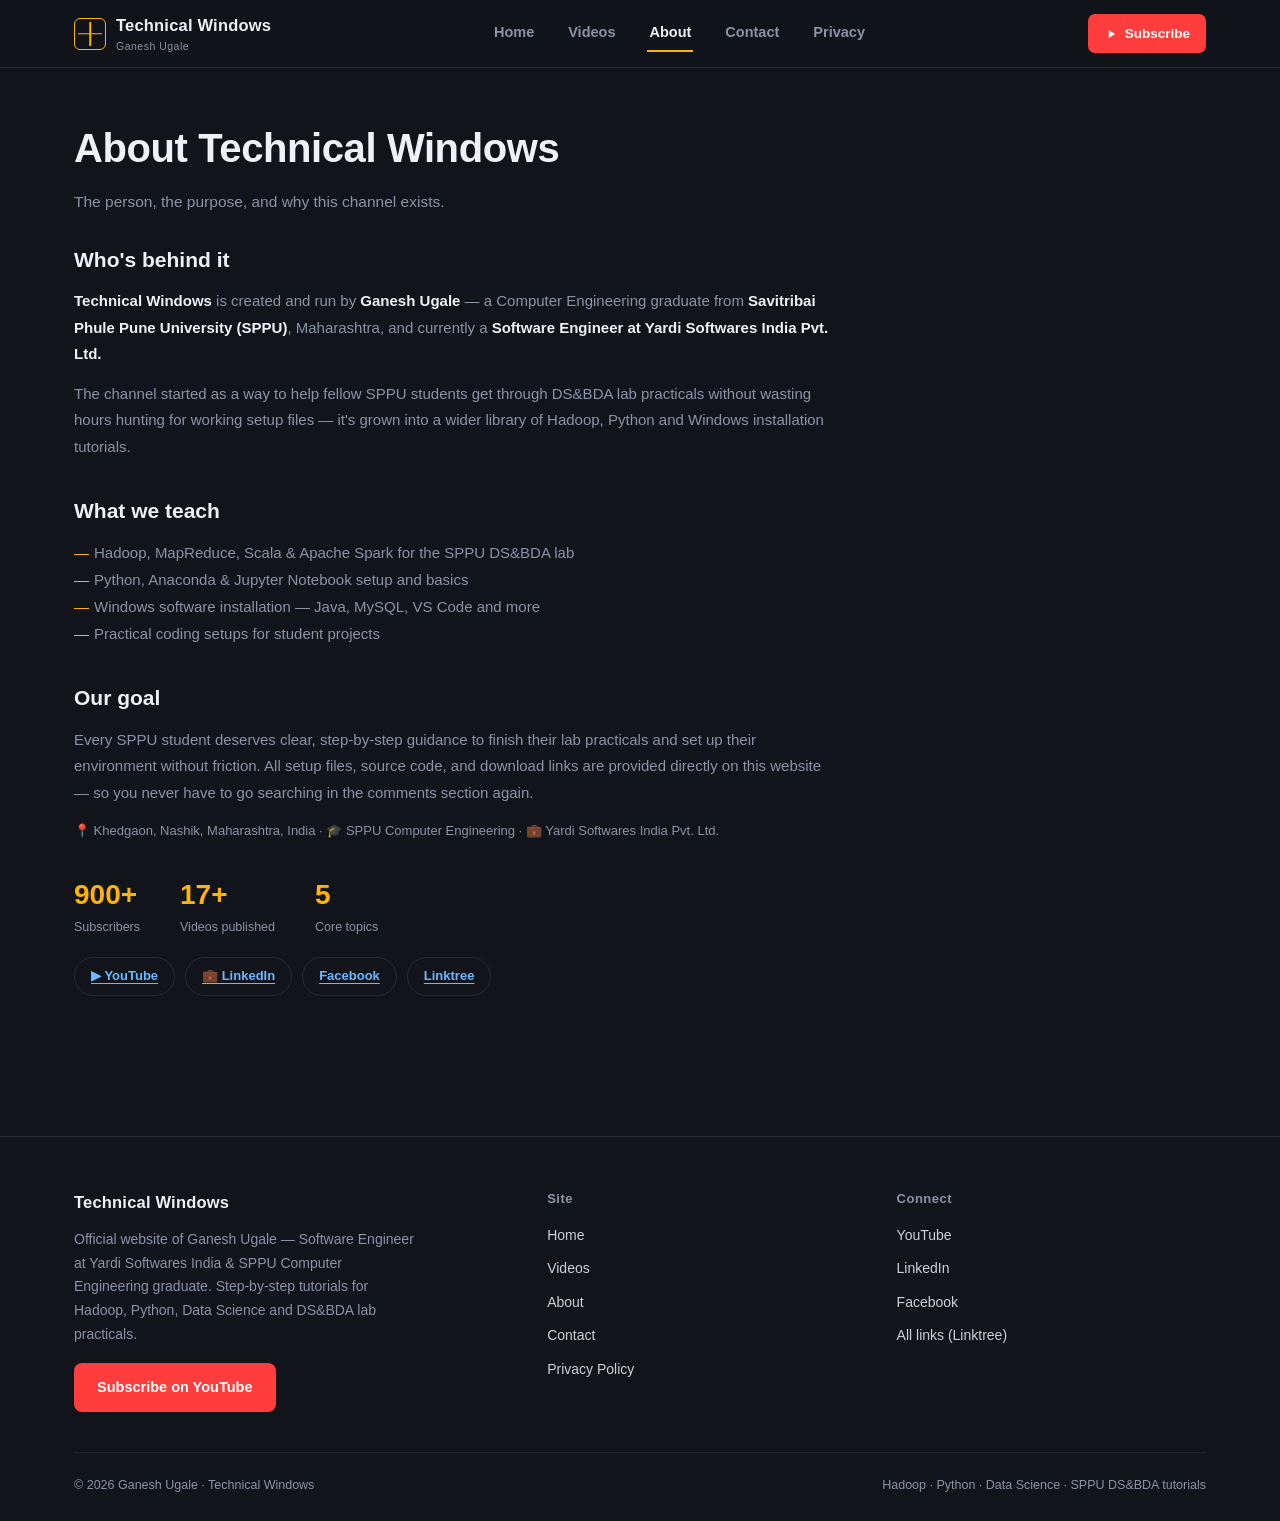
<file: about.html>
<!DOCTYPE html>
<html lang="en">
<head>
<meta charset="UTF-8"/>
<meta name="viewport" content="width=device-width, initial-scale=1.0"/>
<title>About Ganesh Ugale | Technical Windows</title>
<meta name="description" content="Meet Ganesh Ugale, Software Engineer at Yardi Softwares India and SPPU Computer Engineering graduate — creator of the Technical Windows YouTube channel and tutorial hub."/>
<meta name="keywords" content="Ganesh Ugale, Ganesh Ugale Nashik, Technical Windows about, SPPU Computer Engineering graduate, Yardi Softwares Software Engineer"/>
<meta name="robots" content="index, follow"/>
<link rel="canonical" href="https://technicalwindows.com/about.html"/>
<meta name="theme-color" content="#12141c"/>
<meta property="og:type" content="profile"/>
<meta property="og:url" content="https://technicalwindows.com/about.html"/>
<meta property="og:title" content="About Ganesh Ugale | Technical Windows"/>
<meta property="og:description" content="Software Engineer at Yardi Softwares India, SPPU Computer Engineering graduate, and creator of Technical Windows."/>
<meta name="twitter:card" content="summary"/>

<script type="application/ld+json">
{
  "@context": "https://schema.org",
  "@type": "Person",
  "name": "Ganesh Ugale",
  "url": "https://technicalwindows.com/about.html",
  "jobTitle": "Software Engineer",
  "worksFor": { "@type": "Organization", "name": "Yardi Softwares India Pvt. Ltd." },
  "alumniOf": { "@type": "CollegeOrUniversity", "name": "Savitribai Phule Pune University (SPPU)" },
  "address": { "@type": "PostalAddress", "addressLocality": "Nashik", "addressRegion": "Maharashtra", "addressCountry": "IN" },
  "sameAs": [
    "https://www.youtube.com/@technicalwindows47",
    "https://www.linkedin.com/in/ganesh-ugale-3262a92a5",
    "https://www.facebook.com/Ganesh47official",
    "https://linktr.ee/ganesh_ugale"
  ]
}
</script>

<meta http-equiv="Content-Security-Policy" content="default-src 'self'; img-src 'self' https://i.ytimg.com https://img.youtube.com data:; style-src 'self' 'unsafe-inline' https://fonts.googleapis.com; font-src https://fonts.gstatic.com; script-src 'self'; connect-src 'self'; base-uri 'self'; form-action 'self'; frame-ancestors 'none';">

<link rel="preconnect" href="https://fonts.googleapis.com">
<link rel="preconnect" href="https://fonts.gstatic.com" crossorigin>
<link href="https://fonts.googleapis.com/css2?family=Sora:wght@600;700&family=Inter:wght@400;500;600;700&display=swap" rel="stylesheet">
<link rel="stylesheet" href="css/style.css"/>
</head>
<body>
<a href="#main" class="skip-link">Skip to content</a>

<header class="site-header">
  <div class="container nav-row">
    <a href="index.html" class="brand">
      <span class="brand-mark" aria-hidden="true"></span>
      <span class="brand-word">Technical Windows<small>Ganesh Ugale</small></span>
    </a>
    <nav class="nav-links" aria-label="Primary">
      <a href="index.html">Home</a>
      <a href="videos.html">Videos</a>
      <a href="about.html">About</a>
      <a href="contact.html">Contact</a>
      <a href="privacy.html">Privacy</a>
    </nav>
    <a href="https://www.youtube.com/@technicalwindows47" target="_blank" rel="noopener noreferrer" class="nav-cta">
      <svg width="14" height="14" viewBox="0 0 24 24" fill="currentColor"><path d="M8 5v14l11-7z"/></svg>
      Subscribe
    </a>
    <button class="menu-toggle" id="menuToggle" aria-label="Toggle menu" aria-expanded="false">
      <span></span><span></span><span></span>
    </button>
  </div>
</header>
<div class="mobile-panel" id="mobilePanel">
  <a href="index.html">Home</a>
  <a href="videos.html">Videos</a>
  <a href="about.html">About</a>
  <a href="contact.html">Contact</a>
  <a href="privacy.html">Privacy</a>
  <a href="https://www.youtube.com/@technicalwindows47" target="_blank" rel="noopener noreferrer" class="nav-cta">Subscribe on YouTube</a>
</div>

<main id="main">
  <section class="page-hero">
    <div class="container">
      <h1>About Technical Windows</h1>
      <p>The person, the purpose, and why this channel exists.</p>
    </div>
  </section>

  <section class="section" style="padding-top:8px;">
    <div class="container"><div class="prose">
      <h2>Who's behind it</h2>
      <p><strong>Technical Windows</strong> is created and run by <strong>Ganesh Ugale</strong> — a Computer Engineering graduate from <strong>Savitribai Phule Pune University (SPPU)</strong>, Maharashtra, and currently a <strong>Software Engineer at Yardi Softwares India Pvt. Ltd.</strong></p>
      <p>The channel started as a way to help fellow SPPU students get through DS&amp;BDA lab practicals without wasting hours hunting for working setup files — it's grown into a wider library of Hadoop, Python and Windows installation tutorials.</p>

      <h2>What we teach</h2>
      <ul>
        <li>Hadoop, MapReduce, Scala &amp; Apache Spark for the SPPU DS&amp;BDA lab</li>
        <li>Python, Anaconda &amp; Jupyter Notebook setup and basics</li>
        <li>Windows software installation — Java, MySQL, VS Code and more</li>
        <li>Practical coding setups for student projects</li>
      </ul>

      <h2>Our goal</h2>
      <p>Every SPPU student deserves clear, step-by-step guidance to finish their lab practicals and set up their environment without friction. All setup files, source code, and download links are provided directly on this website — so you never have to go searching in the comments section again.</p>
      <p style="font-size:13px;">📍 Khedgaon, Nashik, Maharashtra, India · 🎓 SPPU Computer Engineering · 💼 Yardi Softwares India Pvt. Ltd.</p>

      <div class="stat-strip">
        <div><div class="n">900+</div><div class="l">Subscribers</div></div>
        <div><div class="n">17+</div><div class="l">Videos published</div></div>
        <div><div class="n">5</div><div class="l">Core topics</div></div>
      </div>

      <div class="social-row">
        <a class="social-pill" href="https://www.youtube.com/@technicalwindows47" target="_blank" rel="noopener noreferrer">▶ YouTube</a>
        <a class="social-pill" href="https://www.linkedin.com/in/ganesh-ugale-3262a92a5" target="_blank" rel="noopener noreferrer">💼 LinkedIn</a>
        <a class="social-pill" href="https://www.facebook.com/Ganesh47official" target="_blank" rel="noopener noreferrer">Facebook</a>
        <a class="social-pill" href="https://linktr.ee/ganesh_ugale" target="_blank" rel="noopener noreferrer">Linktree</a>
      </div>
    </div></div>
  </section>
</main>

<footer class="site-footer">
  <div class="container">
    <div class="footer-grid">
      <div class="footer-brand">
        <span class="brand-word">Technical Windows</span>
        <p>Official website of Ganesh Ugale — Software Engineer at Yardi Softwares India &amp; SPPU Computer Engineering graduate. Step-by-step tutorials for Hadoop, Python, Data Science and DS&amp;BDA lab practicals.</p>
        <a href="https://www.youtube.com/@technicalwindows47" target="_blank" rel="noopener noreferrer" class="btn btn-yt">Subscribe on YouTube</a>
      </div>
      <div class="footer-col">
        <h4>Site</h4>
        <a href="index.html">Home</a>
        <a href="videos.html">Videos</a>
        <a href="about.html">About</a>
        <a href="contact.html">Contact</a>
        <a href="privacy.html">Privacy Policy</a>
      </div>
      <div class="footer-col">
        <h4>Connect</h4>
        <a href="https://www.youtube.com/@technicalwindows47" target="_blank" rel="noopener noreferrer">YouTube</a>
        <a href="https://www.linkedin.com/in/ganesh-ugale-3262a92a5" target="_blank" rel="noopener noreferrer">LinkedIn</a>
        <a href="https://www.facebook.com/Ganesh47official" target="_blank" rel="noopener noreferrer">Facebook</a>
        <a href="https://linktr.ee/ganesh_ugale" target="_blank" rel="noopener noreferrer">All links (Linktree)</a>
      </div>
    </div>
    <div class="footer-bottom">
      <span>© 2026 Ganesh Ugale · Technical Windows</span>
      <span>Hadoop · Python · Data Science · SPPU DS&amp;BDA tutorials</span>
    </div>
  </div>
</footer>

<button class="scroll-top" id="scrollTop" aria-label="Scroll to top">
  <svg width="18" height="18" viewBox="0 0 24 24" fill="none" stroke="currentColor" stroke-width="2.4"><path d="M12 19V5M5 12l7-7 7 7"/></svg>
</button>

<script src="js/main.js"></script>
</body>
</html>
</file>
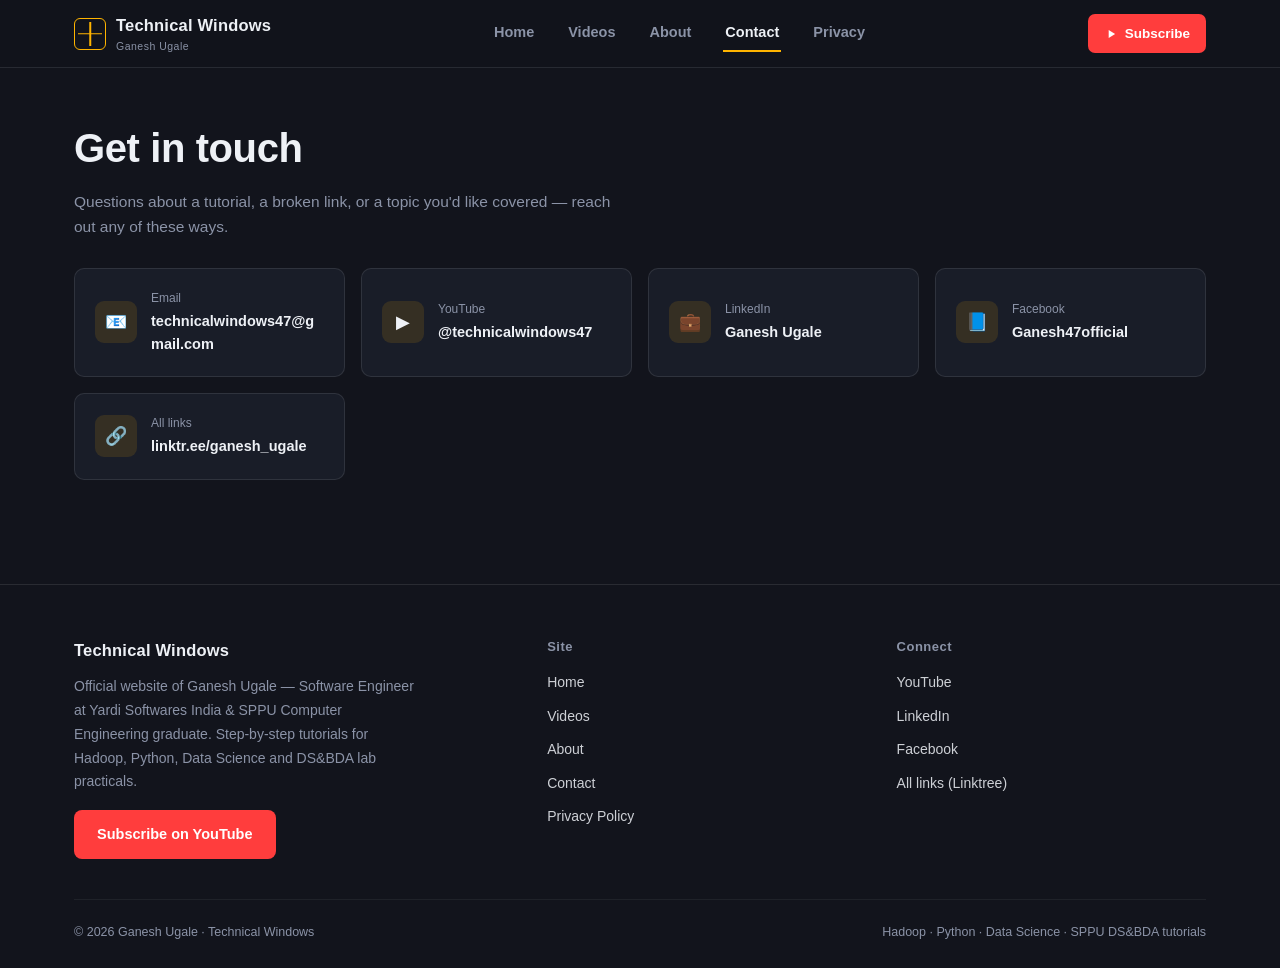
<file: contact.html>
<!DOCTYPE html>
<html lang="en">
<head>
<meta charset="UTF-8"/>
<meta name="viewport" content="width=device-width, initial-scale=1.0"/>
<title>Contact | Technical Windows</title>
<meta name="description" content="Get in touch with Ganesh Ugale — Technical Windows YouTube channel. Email, YouTube, LinkedIn, Facebook and Linktree."/>
<meta name="robots" content="index, follow"/>
<link rel="canonical" href="https://technicalwindows.com/contact.html"/>
<meta name="theme-color" content="#12141c"/>
<meta property="og:type" content="website"/>
<meta property="og:url" content="https://technicalwindows.com/contact.html"/>
<meta property="og:title" content="Contact | Technical Windows"/>
<meta property="og:description" content="Reach Ganesh Ugale via email, YouTube, LinkedIn or Facebook."/>
<meta name="twitter:card" content="summary"/>

<meta http-equiv="Content-Security-Policy" content="default-src 'self'; img-src 'self' https://i.ytimg.com https://img.youtube.com data:; style-src 'self' 'unsafe-inline' https://fonts.googleapis.com; font-src https://fonts.gstatic.com; script-src 'self'; connect-src 'self'; base-uri 'self'; form-action 'self'; frame-ancestors 'none';">

<link rel="preconnect" href="https://fonts.googleapis.com">
<link rel="preconnect" href="https://fonts.gstatic.com" crossorigin>
<link href="https://fonts.googleapis.com/css2?family=Sora:wght@600;700&family=Inter:wght@400;500;600;700&display=swap" rel="stylesheet">
<link rel="stylesheet" href="css/style.css"/>
</head>
<body>
<a href="#main" class="skip-link">Skip to content</a>

<header class="site-header">
  <div class="container nav-row">
    <a href="index.html" class="brand">
      <span class="brand-mark" aria-hidden="true"></span>
      <span class="brand-word">Technical Windows<small>Ganesh Ugale</small></span>
    </a>
    <nav class="nav-links" aria-label="Primary">
      <a href="index.html">Home</a>
      <a href="videos.html">Videos</a>
      <a href="about.html">About</a>
      <a href="contact.html">Contact</a>
      <a href="privacy.html">Privacy</a>
    </nav>
    <a href="https://www.youtube.com/@technicalwindows47" target="_blank" rel="noopener noreferrer" class="nav-cta">
      <svg width="14" height="14" viewBox="0 0 24 24" fill="currentColor"><path d="M8 5v14l11-7z"/></svg>
      Subscribe
    </a>
    <button class="menu-toggle" id="menuToggle" aria-label="Toggle menu" aria-expanded="false">
      <span></span><span></span><span></span>
    </button>
  </div>
</header>
<div class="mobile-panel" id="mobilePanel">
  <a href="index.html">Home</a>
  <a href="videos.html">Videos</a>
  <a href="about.html">About</a>
  <a href="contact.html">Contact</a>
  <a href="privacy.html">Privacy</a>
  <a href="https://www.youtube.com/@technicalwindows47" target="_blank" rel="noopener noreferrer" class="nav-cta">Subscribe on YouTube</a>
</div>

<main id="main">
  <section class="page-hero">
    <div class="container">
      <h1>Get in touch</h1>
      <p>Questions about a tutorial, a broken link, or a topic you'd like covered — reach out any of these ways.</p>
    </div>
  </section>

  <section class="section" style="padding-top:8px;">
    <div class="container">
      <div class="contact-grid">
        <a href="mailto:technicalwindows47@gmail.com" class="contact-card">
          <span class="contact-icon">📧</span>
          <span class="contact-text"><span class="contact-label">Email</span><span class="contact-value">technicalwindows47@gmail.com</span></span>
        </a>
        <a href="https://www.youtube.com/@technicalwindows47" target="_blank" rel="noopener noreferrer" class="contact-card">
          <span class="contact-icon">▶</span>
          <span class="contact-text"><span class="contact-label">YouTube</span><span class="contact-value">@technicalwindows47</span></span>
        </a>
        <a href="https://www.linkedin.com/in/ganesh-ugale-3262a92a5" target="_blank" rel="noopener noreferrer" class="contact-card">
          <span class="contact-icon">💼</span>
          <span class="contact-text"><span class="contact-label">LinkedIn</span><span class="contact-value">Ganesh Ugale</span></span>
        </a>
        <a href="https://www.facebook.com/Ganesh47official" target="_blank" rel="noopener noreferrer" class="contact-card">
          <span class="contact-icon">📘</span>
          <span class="contact-text"><span class="contact-label">Facebook</span><span class="contact-value">Ganesh47official</span></span>
        </a>
        <a href="https://linktr.ee/ganesh_ugale" target="_blank" rel="noopener noreferrer" class="contact-card">
          <span class="contact-icon">🔗</span>
          <span class="contact-text"><span class="contact-label">All links</span><span class="contact-value">linktr.ee/ganesh_ugale</span></span>
        </a>
      </div>
    </div>
  </section>
</main>

<footer class="site-footer">
  <div class="container">
    <div class="footer-grid">
      <div class="footer-brand">
        <span class="brand-word">Technical Windows</span>
        <p>Official website of Ganesh Ugale — Software Engineer at Yardi Softwares India &amp; SPPU Computer Engineering graduate. Step-by-step tutorials for Hadoop, Python, Data Science and DS&amp;BDA lab practicals.</p>
        <a href="https://www.youtube.com/@technicalwindows47" target="_blank" rel="noopener noreferrer" class="btn btn-yt">Subscribe on YouTube</a>
      </div>
      <div class="footer-col">
        <h4>Site</h4>
        <a href="index.html">Home</a>
        <a href="videos.html">Videos</a>
        <a href="about.html">About</a>
        <a href="contact.html">Contact</a>
        <a href="privacy.html">Privacy Policy</a>
      </div>
      <div class="footer-col">
        <h4>Connect</h4>
        <a href="https://www.youtube.com/@technicalwindows47" target="_blank" rel="noopener noreferrer">YouTube</a>
        <a href="https://www.linkedin.com/in/ganesh-ugale-3262a92a5" target="_blank" rel="noopener noreferrer">LinkedIn</a>
        <a href="https://www.facebook.com/Ganesh47official" target="_blank" rel="noopener noreferrer">Facebook</a>
        <a href="https://linktr.ee/ganesh_ugale" target="_blank" rel="noopener noreferrer">All links (Linktree)</a>
      </div>
    </div>
    <div class="footer-bottom">
      <span>© 2026 Ganesh Ugale · Technical Windows</span>
      <span>Hadoop · Python · Data Science · SPPU DS&amp;BDA tutorials</span>
    </div>
  </div>
</footer>

<button class="scroll-top" id="scrollTop" aria-label="Scroll to top">
  <svg width="18" height="18" viewBox="0 0 24 24" fill="none" stroke="currentColor" stroke-width="2.4"><path d="M12 19V5M5 12l7-7 7 7"/></svg>
</button>

<script src="js/main.js"></script>
</body>
</html>
</file>
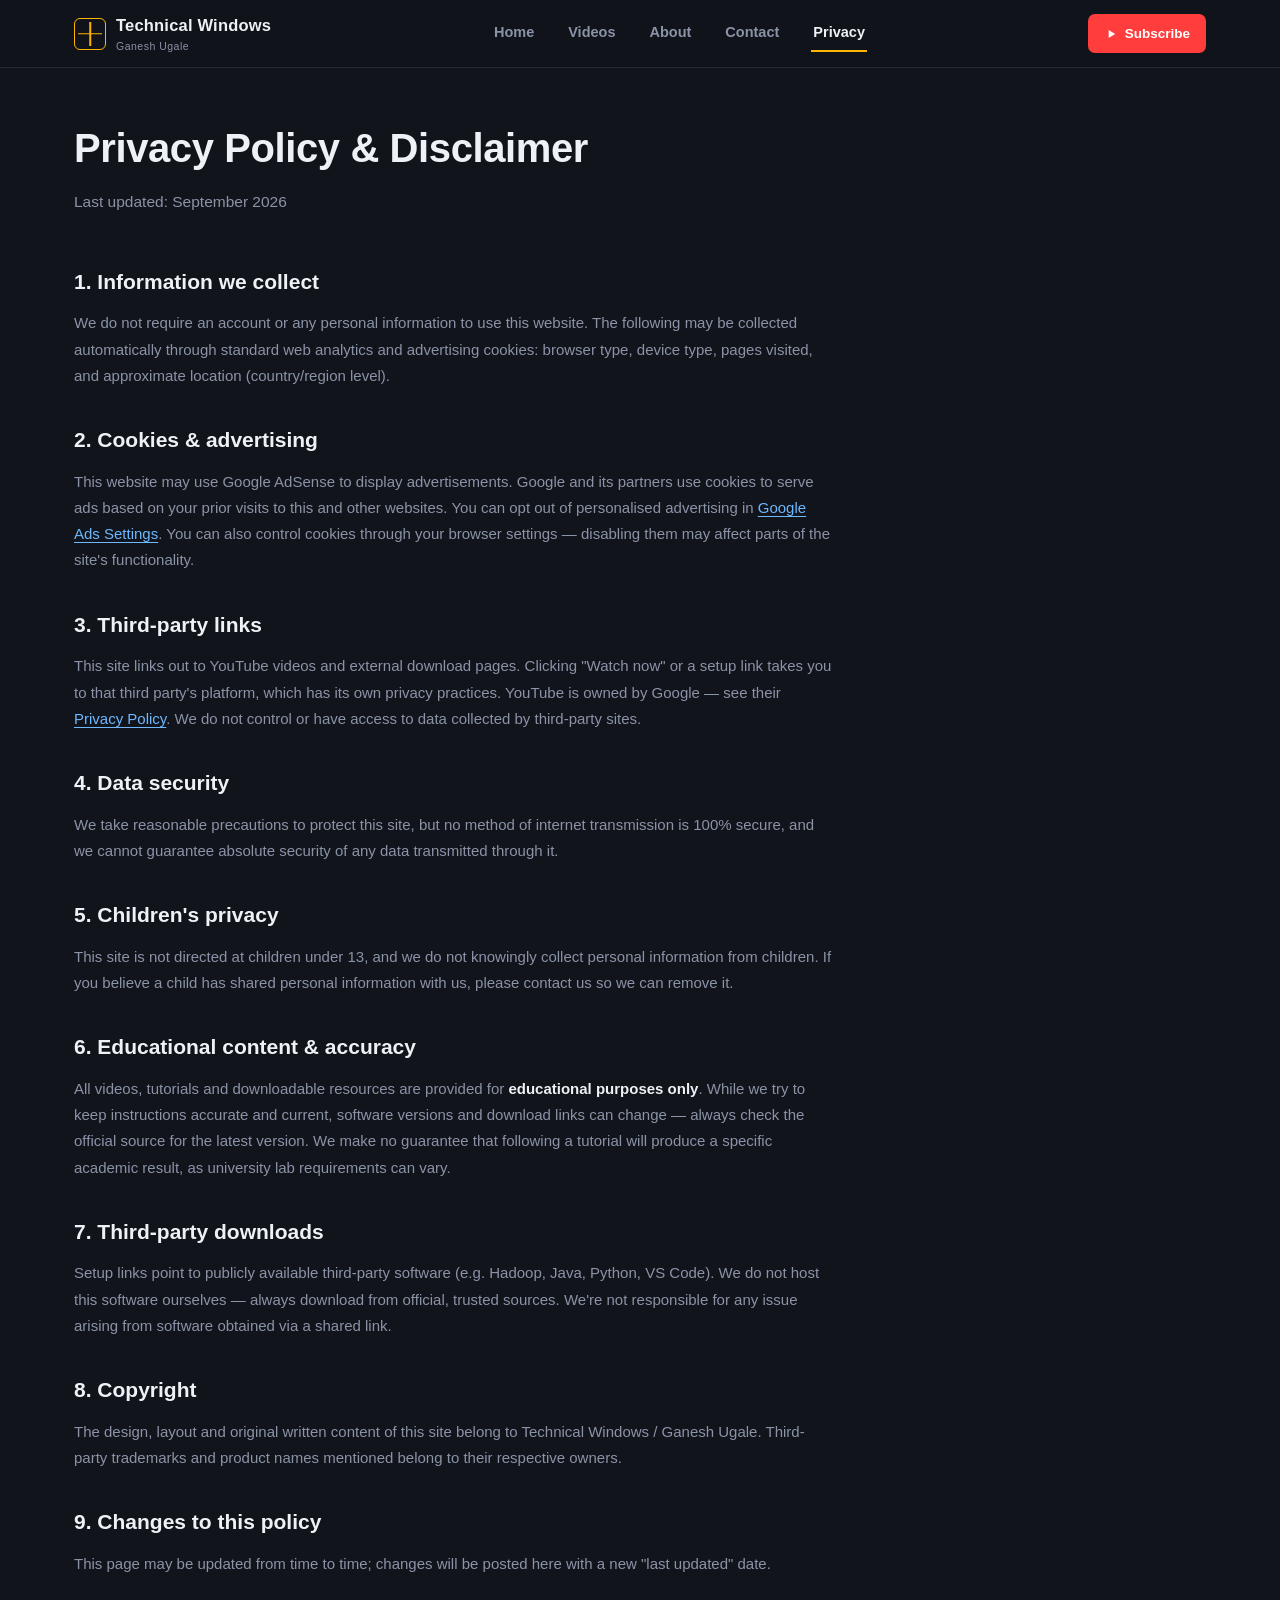
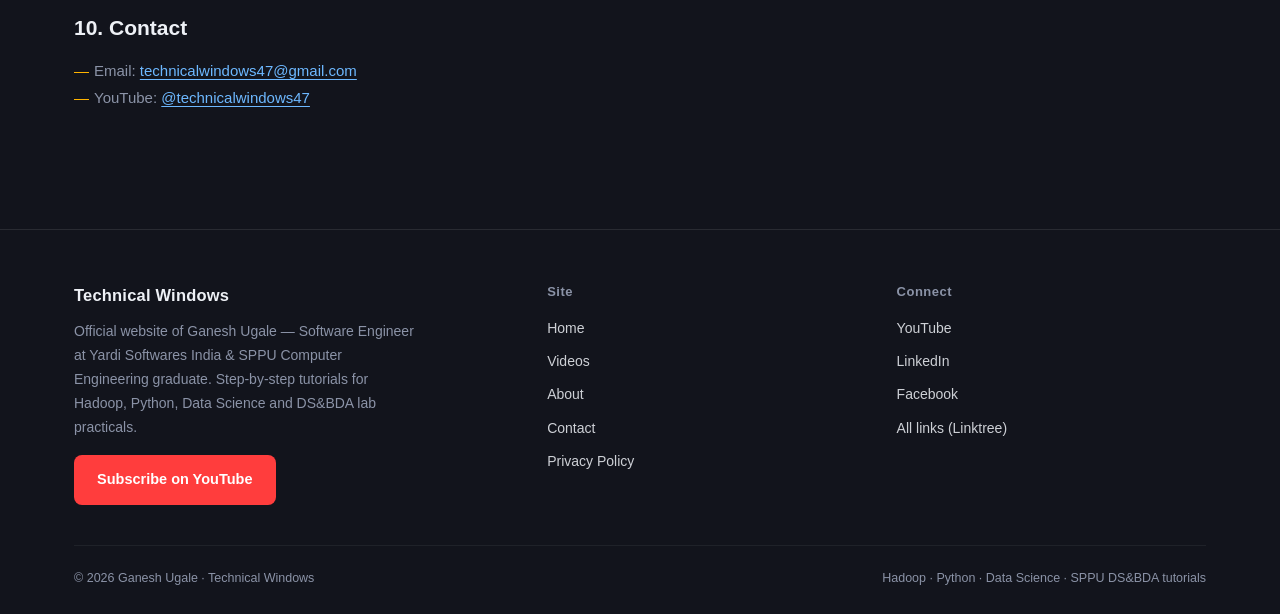
<file: privacy.html>
<!DOCTYPE html>
<html lang="en">
<head>
<meta charset="UTF-8"/>
<meta name="viewport" content="width=device-width, initial-scale=1.0"/>
<title>Privacy Policy | Technical Windows</title>
<meta name="description" content="Privacy Policy and Disclaimer for Technical Windows — what data is collected, how cookies and advertising are used, and terms for the tutorials on this website."/>
<meta name="robots" content="index, follow"/>
<link rel="canonical" href="https://technicalwindows.com/privacy.html"/>
<meta name="theme-color" content="#12141c"/>
<meta property="og:type" content="website"/>
<meta property="og:url" content="https://technicalwindows.com/privacy.html"/>
<meta property="og:title" content="Privacy Policy | Technical Windows"/>
<meta name="twitter:card" content="summary"/>

<meta http-equiv="Content-Security-Policy" content="default-src 'self'; img-src 'self' https://i.ytimg.com https://img.youtube.com data:; style-src 'self' 'unsafe-inline' https://fonts.googleapis.com; font-src https://fonts.gstatic.com; script-src 'self'; connect-src 'self'; base-uri 'self'; form-action 'self'; frame-ancestors 'none';">

<link rel="preconnect" href="https://fonts.googleapis.com">
<link rel="preconnect" href="https://fonts.gstatic.com" crossorigin>
<link href="https://fonts.googleapis.com/css2?family=Sora:wght@600;700&family=Inter:wght@400;500;600;700&display=swap" rel="stylesheet">
<link rel="stylesheet" href="css/style.css"/>
</head>
<body>
<a href="#main" class="skip-link">Skip to content</a>

<header class="site-header">
  <div class="container nav-row">
    <a href="index.html" class="brand">
      <span class="brand-mark" aria-hidden="true"></span>
      <span class="brand-word">Technical Windows<small>Ganesh Ugale</small></span>
    </a>
    <nav class="nav-links" aria-label="Primary">
      <a href="index.html">Home</a>
      <a href="videos.html">Videos</a>
      <a href="about.html">About</a>
      <a href="contact.html">Contact</a>
      <a href="privacy.html">Privacy</a>
    </nav>
    <a href="https://www.youtube.com/@technicalwindows47" target="_blank" rel="noopener noreferrer" class="nav-cta">
      <svg width="14" height="14" viewBox="0 0 24 24" fill="currentColor"><path d="M8 5v14l11-7z"/></svg>
      Subscribe
    </a>
    <button class="menu-toggle" id="menuToggle" aria-label="Toggle menu" aria-expanded="false">
      <span></span><span></span><span></span>
    </button>
  </div>
</header>
<div class="mobile-panel" id="mobilePanel">
  <a href="index.html">Home</a>
  <a href="videos.html">Videos</a>
  <a href="about.html">About</a>
  <a href="contact.html">Contact</a>
  <a href="privacy.html">Privacy</a>
  <a href="https://www.youtube.com/@technicalwindows47" target="_blank" rel="noopener noreferrer" class="nav-cta">Subscribe on YouTube</a>
</div>

<main id="main">
  <section class="page-hero">
    <div class="container">
      <h1>Privacy Policy &amp; Disclaimer</h1>
      <p class="updated-note">Last updated: September 2026</p>
    </div>
  </section>

  <section class="section" style="padding-top:0;">
    <div class="container"><div class="prose">
      <h2>1. Information we collect</h2>
      <p>We do not require an account or any personal information to use this website. The following may be collected automatically through standard web analytics and advertising cookies: browser type, device type, pages visited, and approximate location (country/region level).</p>

      <h2>2. Cookies &amp; advertising</h2>
      <p>This website may use Google AdSense to display advertisements. Google and its partners use cookies to serve ads based on your prior visits to this and other websites. You can opt out of personalised advertising in <a href="https://www.google.com/settings/ads" target="_blank" rel="noopener noreferrer">Google Ads Settings</a>. You can also control cookies through your browser settings — disabling them may affect parts of the site's functionality.</p>

      <h2>3. Third-party links</h2>
      <p>This site links out to YouTube videos and external download pages. Clicking "Watch now" or a setup link takes you to that third party's platform, which has its own privacy practices. YouTube is owned by Google — see their <a href="https://policies.google.com/privacy" target="_blank" rel="noopener noreferrer">Privacy Policy</a>. We do not control or have access to data collected by third-party sites.</p>

      <h2>4. Data security</h2>
      <p>We take reasonable precautions to protect this site, but no method of internet transmission is 100% secure, and we cannot guarantee absolute security of any data transmitted through it.</p>

      <h2>5. Children's privacy</h2>
      <p>This site is not directed at children under 13, and we do not knowingly collect personal information from children. If you believe a child has shared personal information with us, please contact us so we can remove it.</p>

      <h2>6. Educational content &amp; accuracy</h2>
      <p>All videos, tutorials and downloadable resources are provided for <strong>educational purposes only</strong>. While we try to keep instructions accurate and current, software versions and download links can change — always check the official source for the latest version. We make no guarantee that following a tutorial will produce a specific academic result, as university lab requirements can vary.</p>

      <h2>7. Third-party downloads</h2>
      <p>Setup links point to publicly available third-party software (e.g. Hadoop, Java, Python, VS Code). We do not host this software ourselves — always download from official, trusted sources. We're not responsible for any issue arising from software obtained via a shared link.</p>

      <h2>8. Copyright</h2>
      <p>The design, layout and original written content of this site belong to Technical Windows / Ganesh Ugale. Third-party trademarks and product names mentioned belong to their respective owners.</p>

      <h2>9. Changes to this policy</h2>
      <p>This page may be updated from time to time; changes will be posted here with a new "last updated" date.</p>

      <h2>10. Contact</h2>
      <ul>
        <li>Email: <a href="mailto:technicalwindows47@gmail.com">technicalwindows47@gmail.com</a></li>
        <li>YouTube: <a href="https://www.youtube.com/@technicalwindows47" target="_blank" rel="noopener noreferrer">@technicalwindows47</a></li>
      </ul>
    </div></div>
  </section>
</main>

<footer class="site-footer">
  <div class="container">
    <div class="footer-grid">
      <div class="footer-brand">
        <span class="brand-word">Technical Windows</span>
        <p>Official website of Ganesh Ugale — Software Engineer at Yardi Softwares India &amp; SPPU Computer Engineering graduate. Step-by-step tutorials for Hadoop, Python, Data Science and DS&amp;BDA lab practicals.</p>
        <a href="https://www.youtube.com/@technicalwindows47" target="_blank" rel="noopener noreferrer" class="btn btn-yt">Subscribe on YouTube</a>
      </div>
      <div class="footer-col">
        <h4>Site</h4>
        <a href="index.html">Home</a>
        <a href="videos.html">Videos</a>
        <a href="about.html">About</a>
        <a href="contact.html">Contact</a>
        <a href="privacy.html">Privacy Policy</a>
      </div>
      <div class="footer-col">
        <h4>Connect</h4>
        <a href="https://www.youtube.com/@technicalwindows47" target="_blank" rel="noopener noreferrer">YouTube</a>
        <a href="https://www.linkedin.com/in/ganesh-ugale-3262a92a5" target="_blank" rel="noopener noreferrer">LinkedIn</a>
        <a href="https://www.facebook.com/Ganesh47official" target="_blank" rel="noopener noreferrer">Facebook</a>
        <a href="https://linktr.ee/ganesh_ugale" target="_blank" rel="noopener noreferrer">All links (Linktree)</a>
      </div>
    </div>
    <div class="footer-bottom">
      <span>© 2026 Ganesh Ugale · Technical Windows</span>
      <span>Hadoop · Python · Data Science · SPPU DS&amp;BDA tutorials</span>
    </div>
  </div>
</footer>

<button class="scroll-top" id="scrollTop" aria-label="Scroll to top">
  <svg width="18" height="18" viewBox="0 0 24 24" fill="none" stroke="currentColor" stroke-width="2.4"><path d="M12 19V5M5 12l7-7 7 7"/></svg>
</button>

<script src="js/main.js"></script>
</body>
</html>
</file>
<file: css/style.css>
/* ==========================================================================
   TECHNICAL WINDOWS — MAIN SITE STYLES
   Design concept: a "window pane" — thin cross-hair mullions as a structural
   motif, warm daylight-amber against deep dusk-indigo. Motion is restrained:
   one entrance moment on load, everything else responds to user action.
   ========================================================================== */

:root {
  /* ---- color ---- */
  --ink:        #12141c;
  --ink-2:      #191d28;
  --ink-3:      #232838;
  --line:       rgba(238, 241, 246, 0.10);
  --line-soft:  rgba(238, 241, 246, 0.06);
  --text:       #eef1f6;
  --muted:      #8b93a7;
  --amber:      #ffb400;
  --amber-ink:  #1a1204;
  --amber-dim:  rgba(255, 180, 0, 0.12);
  --sky:        #6db8ff;
  --yt-red:     #ff3d3d;

  /* ---- type ---- */
  --font-head: 'Sora', sans-serif;
  --font-body: 'Inter', sans-serif;

  /* ---- layout ---- */
  --maxw: 1180px;
  --radius: 10px;
  --nav-h: 68px;
}

* , *::before, *::after { box-sizing: border-box; margin: 0; padding: 0; }

html { scroll-behavior: smooth; }

@media (prefers-reduced-motion: reduce) {
  html { scroll-behavior: auto; }
  *, *::before, *::after { animation-duration: 0.01ms !important; animation-iteration-count: 1 !important; transition-duration: 0.01ms !important; }
}

body {
  font-family: var(--font-body);
  background: var(--ink);
  color: var(--text);
  line-height: 1.6;
  min-height: 100vh;
  -webkit-font-smoothing: antialiased;
}

a { color: inherit; }
img { max-width: 100%; display: block; }
ul { list-style: none; }
button { font-family: inherit; }

.container { max-width: var(--maxw); margin: 0 auto; padding: 0 24px; }

/* window-pane backdrop wash, used behind hero-type sections */
.pane-wash {
  position: relative;
}
.pane-wash::before {
  content: '';
  position: absolute;
  inset: 0;
  z-index: 0;
  background-image:
    linear-gradient(var(--line-soft) 1px, transparent 1px),
    linear-gradient(90deg, var(--line-soft) 1px, transparent 1px);
  background-size: 64px 64px;
  mask-image: radial-gradient(ellipse 70% 60% at 30% 20%, black 0%, transparent 70%);
  -webkit-mask-image: radial-gradient(ellipse 70% 60% at 30% 20%, black 0%, transparent 70%);
  pointer-events: none;
}
.pane-wash > * { position: relative; z-index: 1; }

/* focus visibility (accessibility) */
a:focus-visible, button:focus-visible, input:focus-visible {
  outline: 2px solid var(--amber);
  outline-offset: 3px;
}

/* ── skip link ── */
.skip-link {
  position: absolute;
  left: -9999px;
  top: 0;
  background: var(--amber);
  color: var(--amber-ink);
  padding: 10px 16px;
  font-weight: 700;
  border-radius: 0 0 8px 0;
  z-index: 2000;
}
.skip-link:focus { left: 0; }

/* ==========================================================================
   NAVIGATION
   ========================================================================== */
.site-header {
  position: sticky;
  top: 0;
  z-index: 900;
  height: var(--nav-h);
  display: flex;
  align-items: center;
  background: rgba(18, 20, 28, 0.88);
  backdrop-filter: blur(10px);
  border-bottom: 1px solid var(--line);
}

.nav-row {
  display: flex;
  align-items: center;
  justify-content: space-between;
  width: 100%;
}

.brand { display: flex; align-items: center; gap: 10px; text-decoration: none; }

.brand-mark {
  width: 32px; height: 32px;
  border: 1.5px solid var(--amber);
  border-radius: 6px;
  position: relative;
  flex-shrink: 0;
}
.brand-mark::before, .brand-mark::after {
  content: '';
  position: absolute;
  background: var(--amber);
}
.brand-mark::before { left: 50%; top: 3px; bottom: 3px; width: 1.5px; transform: translateX(-50%); }
.brand-mark::after { top: 50%; left: 3px; right: 3px; height: 1.5px; transform: translateY(-50%); }

.brand-word {
  font-family: var(--font-head);
  font-weight: 700;
  font-size: 16.5px;
  letter-spacing: 0.2px;
}
.brand-word small { display: block; font-family: var(--font-body); font-weight: 500; font-size: 10.5px; color: var(--muted); letter-spacing: 0.5px; }

.nav-links { display: flex; align-items: center; gap: 30px; }
.nav-links a {
  text-decoration: none;
  color: var(--muted);
  font-size: 14.5px;
  font-weight: 600;
  padding: 6px 2px;
  border-bottom: 2px solid transparent;
  transition: color 0.2s, border-color 0.2s;
}
.nav-links a:hover, .nav-links a.active { color: var(--text); border-color: var(--amber); }

.nav-cta {
  display: inline-flex;
  align-items: center;
  gap: 7px;
  background: var(--yt-red);
  color: #fff;
  text-decoration: none;
  padding: 9px 16px;
  border-radius: 7px;
  font-size: 13.5px;
  font-weight: 700;
  transition: filter 0.2s, transform 0.2s;
}
.nav-cta:hover { filter: brightness(1.12); transform: translateY(-1px); }

.menu-toggle {
  display: none;
  background: none;
  border: 1px solid var(--line);
  border-radius: 7px;
  width: 40px; height: 40px;
  cursor: pointer;
  align-items: center;
  justify-content: center;
  flex-direction: column;
  gap: 4px;
}
.menu-toggle span { width: 18px; height: 1.5px; background: var(--text); display: block; transition: 0.25s; }
.menu-toggle.open span:nth-child(1) { transform: translateY(5.5px) rotate(45deg); }
.menu-toggle.open span:nth-child(2) { opacity: 0; }
.menu-toggle.open span:nth-child(3) { transform: translateY(-5.5px) rotate(-45deg); }

.mobile-panel {
  display: none;
  position: fixed;
  top: var(--nav-h); left: 0; right: 0;
  background: var(--ink-2);
  border-bottom: 1px solid var(--line);
  z-index: 899;
  padding: 8px 24px 20px;
}
.mobile-panel.open { display: block; }
.mobile-panel a {
  display: block;
  padding: 13px 0;
  border-bottom: 1px solid var(--line-soft);
  text-decoration: none;
  color: var(--text);
  font-weight: 600;
  font-size: 15px;
}
.mobile-panel .nav-cta { margin-top: 16px; width: 100%; justify-content: center; }

/* ==========================================================================
   BUTTONS
   ========================================================================== */
.btn {
  display: inline-flex;
  align-items: center;
  gap: 8px;
  padding: 12px 22px;
  border-radius: 8px;
  font-size: 14.5px;
  font-weight: 700;
  text-decoration: none;
  cursor: pointer;
  border: 1px solid transparent;
  transition: transform 0.15s, filter 0.15s, border-color 0.15s, background 0.15s;
}
.btn-amber { background: var(--amber); color: var(--amber-ink); }
.btn-amber:hover { transform: translateY(-2px); filter: brightness(1.06); }
.btn-outline { background: transparent; color: var(--text); border-color: var(--line); }
.btn-outline:hover { border-color: var(--amber); color: var(--amber); }
.btn-yt { background: var(--yt-red); color: #fff; }
.btn-yt:hover { transform: translateY(-2px); filter: brightness(1.1); }

/* ==========================================================================
   HERO (home page)
   ========================================================================== */
.hero {
  position: relative;
  overflow: hidden;
  padding: 64px 0 56px;
}
/* soft drifting glow, home hero only — CSS-only, no images/JS, so it costs nothing on load */
.hero > .hero-glow {
  position: absolute;
  inset: 0;
  z-index: 0;
  pointer-events: none;
  overflow: hidden;
}
.hero > .hero-glow::before, .hero > .hero-glow::after {
  content: '';
  position: absolute;
  width: 46vw;
  max-width: 520px;
  aspect-ratio: 1;
  border-radius: 50%;
  filter: blur(90px);
  opacity: 0.16;
  will-change: transform;
}
.hero > .hero-glow::before { background: var(--amber); top: -12%; left: -8%; animation: heroDriftA 24s ease-in-out infinite alternate; }
.hero > .hero-glow::after { background: var(--sky); bottom: -18%; right: -6%; animation: heroDriftB 28s ease-in-out infinite alternate; }
@keyframes heroDriftA { from { transform: translate(0, 0) scale(1); } to { transform: translate(4vw, 3vh) scale(1.08); } }
@keyframes heroDriftB { from { transform: translate(0, 0) scale(1); } to { transform: translate(-3vw, -4vh) scale(1.05); } }
.hero-grid {
  display: grid;
  grid-template-columns: 1.1fr 0.9fr;
  gap: 56px;
  align-items: center;
}
.eyebrow-line {
  display: flex;
  align-items: center;
  gap: 10px;
  color: var(--amber);
  font-size: 13px;
  font-weight: 700;
  margin-bottom: 18px;
}
.eyebrow-line .dot { width: 7px; height: 7px; border-radius: 50%; background: var(--amber); animation: dotpulse 1.8s infinite; }
@keyframes dotpulse { 0%,100%{opacity:1} 50%{opacity:.35} }

.hero-title {
  font-family: var(--font-head);
  font-weight: 700;
  font-size: clamp(34px, 4.6vw, 54px);
  line-height: 1.08;
  letter-spacing: -0.5px;
  margin-bottom: 18px;
  opacity: 0;
  animation: riseIn 0.7s ease forwards;
}
.hero-lede {
  font-size: 17px;
  color: var(--muted);
  max-width: 480px;
  margin-bottom: 30px;
  opacity: 0;
  animation: riseIn 0.7s ease 0.1s forwards;
}
.hero-actions { display: flex; gap: 12px; flex-wrap: wrap; margin-bottom: 36px; opacity: 0; animation: riseIn 0.7s ease 0.2s forwards; }
.hero-stats { display: flex; gap: 34px; opacity: 0; animation: riseIn 0.7s ease 0.3s forwards; }
.hero-stats div { text-align: left; }
.hero-stats .n { font-family: var(--font-head); font-size: 22px; font-weight: 700; color: var(--amber); }
.hero-stats .l { font-size: 12px; color: var(--muted); }

@keyframes riseIn { from { opacity: 0; transform: translateY(14px); } to { opacity: 1; transform: translateY(0); } }

/* "window frame" showcasing the latest video */
.hero-frame {
  border: 1px solid var(--line);
  border-radius: 14px;
  background: var(--ink-2);
  padding: 14px;
  opacity: 0;
  animation: riseIn 0.8s ease 0.15s forwards;
}
.hero-frame-label {
  display: flex;
  align-items: center;
  justify-content: space-between;
  margin-bottom: 12px;
  padding: 0 2px;
}
.hero-frame-label span:first-child { font-size: 11.5px; font-weight: 700; color: var(--amber); letter-spacing: 0.5px; }
.hero-frame-label span:last-child { font-size: 11.5px; color: var(--muted); }

.hero-thumb-link { position: relative; display: block; border-radius: 9px; overflow: hidden; border: 1px solid var(--line); }
.hero-thumb-link img { width: 100%; aspect-ratio: 16/9; object-fit: cover; transition: transform 0.4s; }
.hero-thumb-link:hover img { transform: scale(1.03); }
.hero-play {
  position: absolute; inset: 0;
  display: flex; align-items: center; justify-content: center;
  background: linear-gradient(0deg, rgba(0,0,0,0.35), transparent 50%);
}
.hero-play svg {
  width: 54px; height: 54px;
  filter: drop-shadow(0 4px 14px rgba(0,0,0,0.5));
}

.hero-frame-title {
  font-family: var(--font-head);
  font-size: 15.5px;
  font-weight: 600;
  margin: 14px 2px 6px;
  line-height: 1.4;
}
.hero-frame-actions { display: flex; gap: 10px; padding: 0 2px; flex-wrap: wrap; }

/* ==========================================================================
   SECTION HEADERS
   ========================================================================== */
.section { padding: 64px 0; }
.section-head {
  display: flex;
  align-items: center;
  justify-content: space-between;
  gap: 20px;
  margin-bottom: 36px;
  flex-wrap: wrap;
}
.section-head h2 {
  font-family: var(--font-head);
  font-weight: 700;
  font-size: clamp(24px, 3vw, 32px);
  letter-spacing: -0.3px;
}
.section-head p { color: var(--muted); font-size: 15px; max-width: 460px; }
.section-link { color: var(--amber); text-decoration: none; font-weight: 700; font-size: 14.5px; white-space: nowrap; }
.section-link:hover { text-decoration: underline; }

/* ==========================================================================
   TOPIC CARDS
   ========================================================================== */
.topics-grid {
  display: grid;
  grid-template-columns: repeat(auto-fit, minmax(200px, 1fr));
  gap: 16px;
}
.topic-card {
  display: block;
  position: relative;
  background: var(--ink-2);
  border: 1px solid var(--line);
  border-radius: var(--radius);
  padding: 24px 20px;
  text-decoration: none;
  color: inherit;
  transition: border-color 0.2s, transform 0.2s;
}
.topic-card:hover { border-color: var(--amber); transform: translateY(-4px); }
.topic-card .icon { font-size: 26px; display: block; margin-bottom: 14px; }
.topic-card h3 { font-family: var(--font-head); font-size: 15px; font-weight: 600; margin-bottom: 6px; }
.topic-card p { font-size: 13.5px; color: var(--muted); line-height: 1.55; }

/* corner "mullion" ticks on cards, echoing the window motif */
.topic-card::before, .video-card::before {
  content: '';
  position: absolute;
  top: 9px; left: 9px;
  width: 7px; height: 7px;
  border-top: 1.5px solid var(--line);
  border-left: 1.5px solid var(--line);
}
.topic-card:hover::before, .video-card:hover::before { border-color: var(--amber); }

/* ==========================================================================
   VIDEO CONTROLS: search + filters
   ========================================================================== */
.video-controls {
  display: flex;
  gap: 12px;
  flex-wrap: wrap;
  align-items: center;
  margin-bottom: 28px;
}
.search-box {
  flex: 1;
  min-width: 240px;
  display: flex;
  align-items: center;
  gap: 10px;
  background: var(--ink-2);
  border: 1px solid var(--line);
  border-radius: 8px;
  padding: 11px 14px;
  transition: border-color 0.2s;
}
.search-box:focus-within { border-color: var(--amber); }
.search-box svg { color: var(--muted); flex-shrink: 0; }
.search-box input {
  background: none; border: none; outline: none;
  color: var(--text); font-family: var(--font-body); font-size: 14.5px; width: 100%;
}
.search-box input::placeholder { color: var(--muted); }

.filter-row { display: flex; gap: 8px; flex-wrap: wrap; }
.filter-chip {
  background: var(--ink-2);
  border: 1px solid var(--line);
  color: var(--muted);
  font-size: 13px;
  font-weight: 600;
  padding: 9px 15px;
  border-radius: 999px;
  cursor: pointer;
  transition: all 0.18s;
  white-space: nowrap;
}
.filter-chip:hover { color: var(--text); border-color: var(--line); }
.filter-chip.active { background: var(--amber-dim); border-color: var(--amber); color: var(--amber); }

.result-count { font-size: 13px; color: var(--muted); margin-bottom: 18px; }

/* ==========================================================================
   VIDEO GRID + CARD
   ========================================================================== */
.videos-grid {
  display: grid;
  grid-template-columns: repeat(auto-fill, minmax(280px, 1fr));
  gap: 22px;
}
.video-card {
  position: relative;
  background: var(--ink-2);
  border: 1px solid var(--line);
  border-radius: var(--radius);
  overflow: hidden;
  transition: border-color 0.2s, transform 0.2s;
}
.video-card:hover { border-color: var(--amber); transform: translateY(-4px); }

.video-thumb { position: relative; aspect-ratio: 16/9; background: #0c0e15; overflow: hidden; }
.video-thumb img { width: 100%; height: 100%; object-fit: cover; transition: transform 0.4s; }
.video-card:hover .video-thumb img { transform: scale(1.05); }

.video-badge {
  position: absolute; top: 10px; left: 10px;
  background: rgba(18,20,28,0.82);
  border: 1px solid var(--line);
  color: var(--amber);
  font-size: 10.5px;
  font-weight: 700;
  letter-spacing: 0.4px;
  padding: 4px 9px;
  border-radius: 999px;
}
.video-badge.new { color: var(--ink); background: var(--amber); border-color: var(--amber); }

.video-play-hint {
  position: absolute; inset: 0;
  display: flex; align-items: center; justify-content: center;
  background: rgba(10,12,18,0.0);
  opacity: 0; transition: opacity 0.2s, background 0.2s;
}
.video-card:hover .video-play-hint { opacity: 1; background: rgba(10,12,18,0.28); }
.video-play-hint svg { width: 44px; height: 44px; filter: drop-shadow(0 3px 10px rgba(0,0,0,0.5)); }

.video-body { padding: 15px 16px 6px; }
.video-title {
  font-size: 14.5px;
  font-weight: 600;
  line-height: 1.45;
  display: -webkit-box;
  -webkit-line-clamp: 2;
  -webkit-box-orient: vertical;
  overflow: hidden;
  min-height: 42px;
}
.video-foot { display: flex; gap: 9px; padding: 12px 16px 16px; flex-wrap: wrap; }
.mini-btn {
  display: inline-flex; align-items: center; gap: 6px;
  text-decoration: none; cursor: pointer;
  font-size: 12.5px; font-weight: 700;
  padding: 8px 13px; border-radius: 7px;
  border: 1px solid var(--line);
  background: transparent; color: var(--text);
  transition: all 0.18s;
}
.mini-btn.watch { background: var(--yt-red); border-color: var(--yt-red); color: #fff; }
.mini-btn.watch:hover { filter: brightness(1.1); }
.mini-btn.links:hover { border-color: var(--amber); color: var(--amber); }
.mini-btn:disabled, .mini-btn.disabled { opacity: 0.4; cursor: default; }

.no-results { text-align: center; padding: 60px 20px; color: var(--muted); grid-column: 1 / -1; }
.no-results strong { display: block; color: var(--text); font-size: 17px; margin-bottom: 6px; font-family: var(--font-head); }

/* ==========================================================================
   MODAL (setup links)
   ========================================================================== */
.modal-overlay {
  position: fixed; inset: 0;
  background: rgba(8, 9, 14, 0.72);
  display: none;
  align-items: flex-end;
  justify-content: center;
  z-index: 1000;
  padding: 0;
}
.modal-overlay.open { display: flex; }
@media (min-width: 620px) {
  .modal-overlay { align-items: center; padding: 24px; }
}
.modal-box {
  background: var(--ink-2);
  border: 1px solid var(--line);
  border-radius: 16px 16px 0 0;
  width: 100%; max-width: 520px;
  max-height: 82vh;
  overflow-y: auto;
  padding: 24px;
  animation: modalUp 0.25s ease;
}
@media (min-width: 620px) { .modal-box { border-radius: 14px; } }
@keyframes modalUp { from { transform: translateY(24px); opacity: 0; } to { transform: translateY(0); opacity: 1; } }

.modal-top { display: flex; justify-content: space-between; align-items: flex-start; gap: 14px; margin-bottom: 18px; }
.modal-top h3 { font-family: var(--font-head); font-size: 16.5px; font-weight: 600; line-height: 1.4; }
.modal-close { background: none; border: 1px solid var(--line); color: var(--muted); width: 32px; height: 32px; border-radius: 8px; cursor: pointer; flex-shrink: 0; font-size: 16px; }
.modal-close:hover { color: var(--text); border-color: var(--amber); }

.modal-link {
  display: flex; align-items: center; gap: 12px;
  padding: 13px 14px;
  border: 1px solid var(--line);
  border-radius: 9px;
  text-decoration: none;
  color: var(--text);
  margin-bottom: 10px;
  transition: border-color 0.18s, background 0.18s;
}
.modal-link:hover { border-color: var(--amber); background: var(--amber-dim); }
.modal-link .l-label { font-weight: 600; font-size: 14px; display: block; }
.modal-link .l-url { font-size: 12px; color: var(--muted); word-break: break-all; }

/* ==========================================================================
   CONTACT PAGE
   ========================================================================== */
.contact-grid { display: grid; grid-template-columns: repeat(auto-fit, minmax(230px, 1fr)); gap: 16px; }
.contact-card {
  display: flex; align-items: center; gap: 14px;
  background: var(--ink-2); border: 1px solid var(--line);
  border-radius: var(--radius); padding: 20px;
  text-decoration: none; color: var(--text);
  transition: border-color 0.2s, transform 0.2s;
}
.contact-card:hover { border-color: var(--amber); transform: translateY(-3px); }
.contact-icon {
  width: 42px; height: 42px; flex-shrink: 0;
  border-radius: 9px; background: var(--amber-dim);
  display: flex; align-items: center; justify-content: center;
  font-size: 18px;
}
.contact-text { min-width: 0; flex: 1; }
.contact-label { display: block; font-size: 12px; color: var(--muted); margin-bottom: 2px; }
.contact-value { display: block; font-size: 14.5px; font-weight: 600; overflow-wrap: anywhere; word-break: break-word; }

/* ==========================================================================
   ABOUT / PRIVACY (long-form content) PAGES
   ========================================================================== */
.prose { max-width: 760px; }
.prose h2 { font-family: var(--font-head); font-size: 21px; font-weight: 700; margin: 34px 0 12px; }
.prose h2:first-child { margin-top: 0; }
.prose p { color: var(--muted); font-size: 15px; line-height: 1.75; margin-bottom: 14px; }
.prose strong { color: var(--text); }
.prose a { color: var(--sky); text-decoration: underline; text-underline-offset: 3px; }
.prose ul { margin: 8px 0 14px 0; }
.prose li { color: var(--muted); font-size: 15px; line-height: 1.8; padding-left: 20px; position: relative; }
.prose li::before { content: '—'; position: absolute; left: 0; color: var(--amber); }
.page-hero { padding: 48px 0 20px; }
.page-hero h1 { font-family: var(--font-head); font-size: clamp(28px, 4vw, 40px); font-weight: 700; letter-spacing: -0.4px; margin-bottom: 10px; }
.page-hero p { color: var(--muted); font-size: 15.5px; max-width: 560px; }
.updated-note { font-size: 12.5px; color: var(--muted); margin-bottom: 30px; }

.stat-strip { display: flex; gap: 40px; flex-wrap: wrap; margin: 30px 0 10px; }
.stat-strip .n { font-family: var(--font-head); font-size: 28px; font-weight: 700; color: var(--amber); }
.stat-strip .l { font-size: 12.5px; color: var(--muted); }

.social-row { display: flex; gap: 10px; flex-wrap: wrap; margin: 20px 0 36px; }
.social-pill {
  display: inline-flex; align-items: center; gap: 7px;
  border: 1px solid var(--line); border-radius: 999px;
  padding: 8px 16px; font-size: 13px; font-weight: 700;
  text-decoration: none; color: var(--text); transition: border-color 0.2s;
}
.social-pill:hover { border-color: var(--amber); color: var(--amber); }

/* ==========================================================================
   CTA BAND
   ========================================================================== */
.cta-band {
  border: 1px solid var(--line);
  border-radius: 16px;
  background: linear-gradient(135deg, var(--ink-3), var(--ink-2));
  padding: 44px 36px;
  text-align: center;
  position: relative;
  overflow: hidden;
}
.cta-band h2 { font-family: var(--font-head); font-size: clamp(22px, 3vw, 30px); font-weight: 700; margin-bottom: 10px; }
.cta-band p { color: var(--muted); margin-bottom: 26px; }
.cta-band .btn { margin: 0 5px; }

/* ==========================================================================
   FOOTER
   ========================================================================== */
.site-footer { border-top: 1px solid var(--line); padding: 52px 0 26px; margin-top: 40px; }
.footer-grid { display: grid; grid-template-columns: 1.4fr 1fr 1fr; gap: 40px; margin-bottom: 40px; }
.footer-brand p { color: var(--muted); font-size: 14px; line-height: 1.7; margin: 12px 0 16px; max-width: 340px; }
.footer-col h4 { font-family: var(--font-head); font-size: 13px; font-weight: 700; color: var(--muted); letter-spacing: 0.5px; margin-bottom: 14px; }
.footer-col a { display: block; color: var(--text); text-decoration: none; font-size: 14px; margin-bottom: 11px; opacity: 0.85; }
.footer-col a:hover { color: var(--amber); opacity: 1; }
.footer-bottom { border-top: 1px solid var(--line-soft); padding-top: 22px; display: flex; justify-content: space-between; gap: 14px; flex-wrap: wrap; font-size: 12.5px; color: var(--muted); }
.footer-bottom a { color: var(--muted); text-decoration: none; }
.footer-bottom a:hover { color: var(--amber); }

/* ==========================================================================
   SCROLL TOP
   ========================================================================== */
.scroll-top {
  position: fixed; right: 20px; bottom: 20px;
  width: 42px; height: 42px; border-radius: 50%;
  background: var(--amber); color: var(--amber-ink);
  border: none; cursor: pointer;
  display: flex; align-items: center; justify-content: center;
  opacity: 0; pointer-events: none; transform: translateY(10px);
  transition: opacity 0.25s, transform 0.25s;
  z-index: 500;
}
.scroll-top.show { opacity: 1; pointer-events: auto; transform: translateY(0); }

/* ==========================================================================
   RESPONSIVE
   ========================================================================== */
@media (max-width: 900px) {
  .hero-grid { grid-template-columns: 1fr; }
  .hero-frame { order: -1; }
  .footer-grid { grid-template-columns: 1fr 1fr; }
}
@media (max-width: 760px) {
  .nav-links { display: none; }
  .menu-toggle { display: flex; }
  .footer-grid { grid-template-columns: 1fr; gap: 30px; }
  .hero { padding: 40px 0 36px; }
  .section { padding: 44px 0; }
  .hero-stats { gap: 24px; }
  .video-controls { flex-direction: column; align-items: stretch; }
}
@media (max-width: 460px) {
  .videos-grid { grid-template-columns: 1fr; }
  .cta-band { padding: 32px 20px; }
}
</file>
